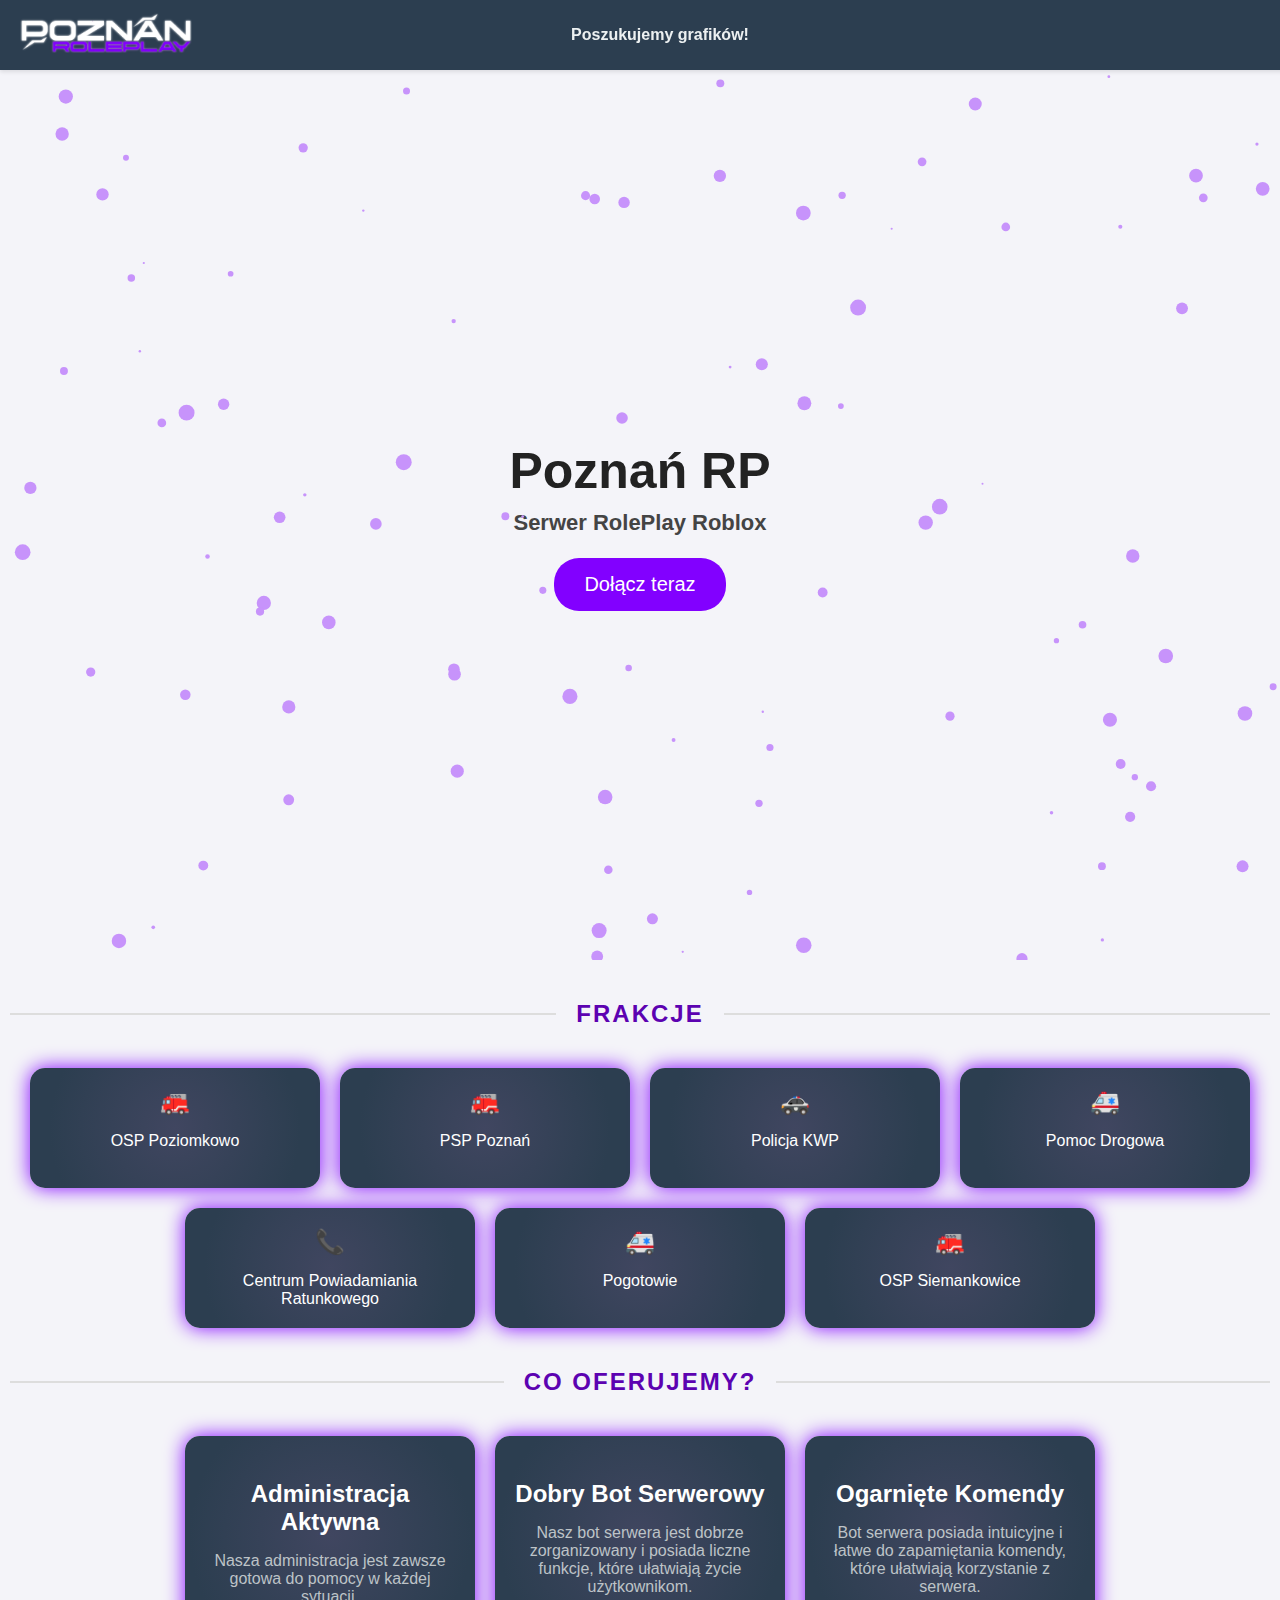
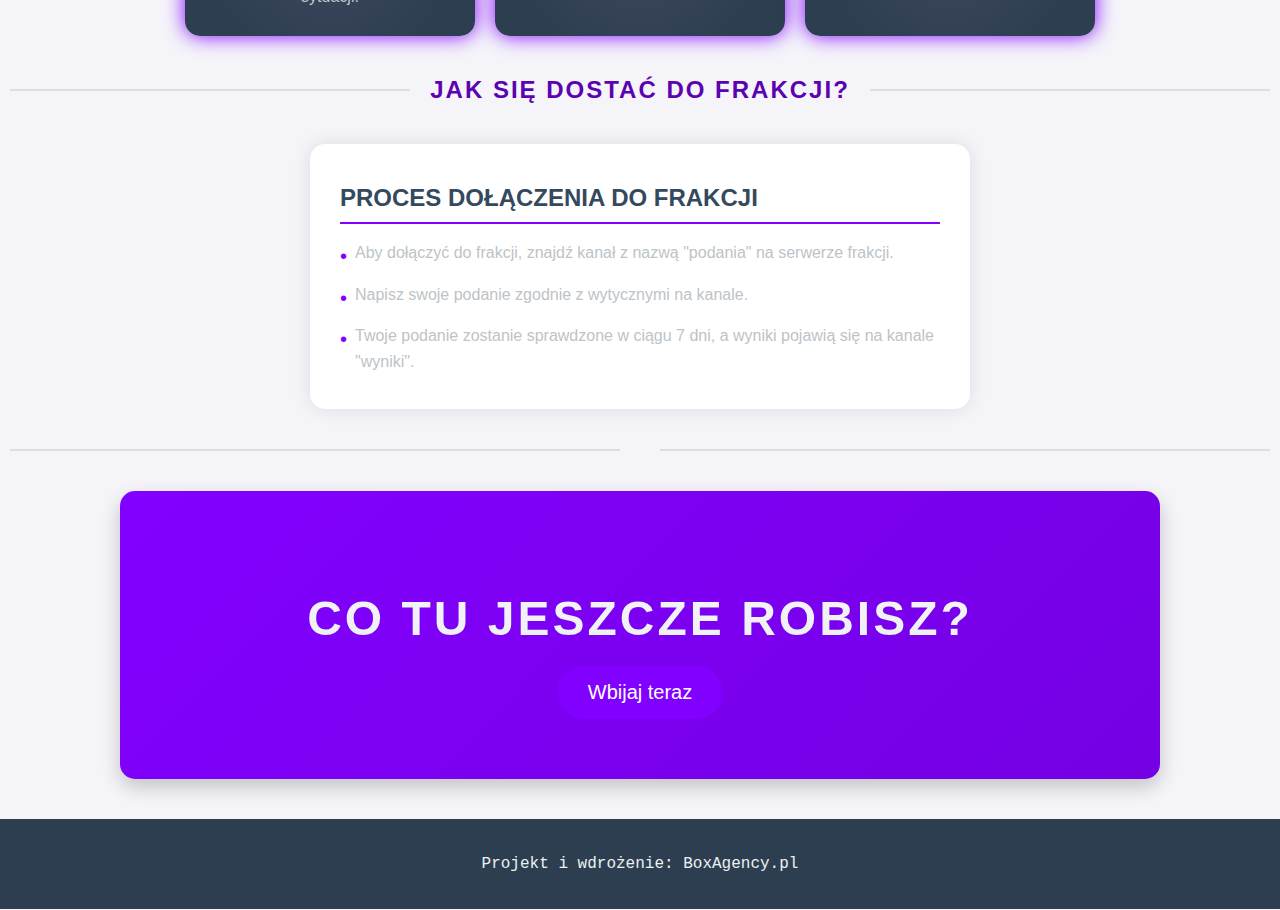
<file: index.html>
<!DOCTYPE html>
<html lang="pl">
<head>
    <meta charset="UTF-8">
    <meta name="viewport" content="width=device-width, initial-scale=1.0">
    <title>Poznań RP - Strona Główna</title>
    <link rel="stylesheet" href="static/css/style.css">
</head>
<body>
    <div class="top-banner">
        <div class="logo-container">
            <img src="static/img/logo/logo.webp" alt="Logo Poznań RP" class="logo">
        </div>
        <p class="banner-text">Poszukujemy grafików!</p>
        <nav>
        </nav>
    </div>
    <div class="container">
        <header>
        </header>
        <section class="hero">
            <canvas id="backgroundCanvas"></canvas>
            <h1>Poznań RP</h1>
            <h3>Serwer RolePlay Roblox</h3>
            <a href="https://discord.gg/ZWXRBYTZW2" class="button">Dołącz teraz</a>
        </section>
        <main>
            <section class="factions">
                <div class="separator">
                    <span>Frakcje</span>
                </div>
                <div class="faction-box">
                    <div class="faction-item">
                        <a href="https://discord.gg/m7BT8tkD"><span>🚒</span><p>OSP Poziomkowo</p></a>
                    </div>
                    <div class="faction-item">
                        <a href="https://discord.gg/8D6SJNWRTk"><span>🚒</span><p>PSP Poznań</p></a>
                    </div>
                    <div class="faction-item">
                        <a href="https://discord.gg/Hm5vp6cM"><span>🚓</span><p>Policja KWP</p></a>
                    </div>
                    <div class="faction-item">
                        <a href="https://discord.gg/agnCDUkCck"><span>🚑</span><p>Pomoc Drogowa</p></a>
                    </div>
                    <div class="faction-item">
                        <a href="https://discord.gg/6p7nPpkdHM"><span>📞</span><p>Centrum Powiadamiania Ratunkowego</p></a>
                    </div>
                    <div class="faction-item">
                        <a href="https://discord.gg/NTsDYMtJ"><span>🚑</span><p>Pogotowie</p></a>
                    </div>
                    <div class="faction-item">
                        <a href="https://discord.gg/VxJYhaEW6k"><span>🚒</span><p>OSP Siemankowice</p></a>
                    </div>
                </div>
            </section>

            <section class="offer">
                <div class="separator">
                    <span>Co oferujemy?</span>
                </div>
                <div class="offer-content">
                    <div class="offer-item">
                        <h3>Administracja Aktywna</h3>
                        <p>Nasza administracja jest zawsze gotowa do pomocy w każdej sytuacji.</p>
                    </div>
                    <div class="offer-item">
                        <h3>Dobry Bot Serwerowy</h3>
                        <p>Nasz bot serwera jest dobrze zorganizowany i posiada liczne funkcje, które ułatwiają życie użytkownikom.</p>
                    </div>
                    <div class="offer-item">
                        <h3>Ogarnięte Komendy</h3>
                        <p>Bot serwera posiada intuicyjne i łatwe do zapamiętania komendy, które ułatwiają korzystanie z serwera.</p>
                    </div>
                </div>
            </section>

            <section class="how-to-join">
                <div class="separator">
                    <span>Jak się dostać do frakcji?</span>
                </div>
                <div class="how-to-join-content">
                    <h2>Proces dołączenia do frakcji</h2>
                    <p>Aby dołączyć do frakcji, znajdź kanał z nazwą "podania" na serwerze frakcji.</p>
                    <p>Napisz swoje podanie zgodnie z wytycznymi na kanale.</p>
                    <p>Twoje podanie zostanie sprawdzone w ciągu 7 dni, a wyniki pojawią się na kanale "wyniki".</p>
                </div>
            </section>

            <div class="separator">
                <span></span>
            </div>

            <section class="call-to-action">
                <h2>Co tu jeszcze robisz?</h2>
                <a href="https://discord.gg/ZWXRBYTZW2" class="button">Wbijaj teraz</a>
            </section>
        </main>
    </div>
    <footer class="footer">
        <p>Projekt i wdrożenie: <a href="https://boxagency.pl/" target="_blank">BoxAgency.pl</a></p>
    </footer>
    <script src="static/js/particles.js"></script>
</body>
</html>
</file>
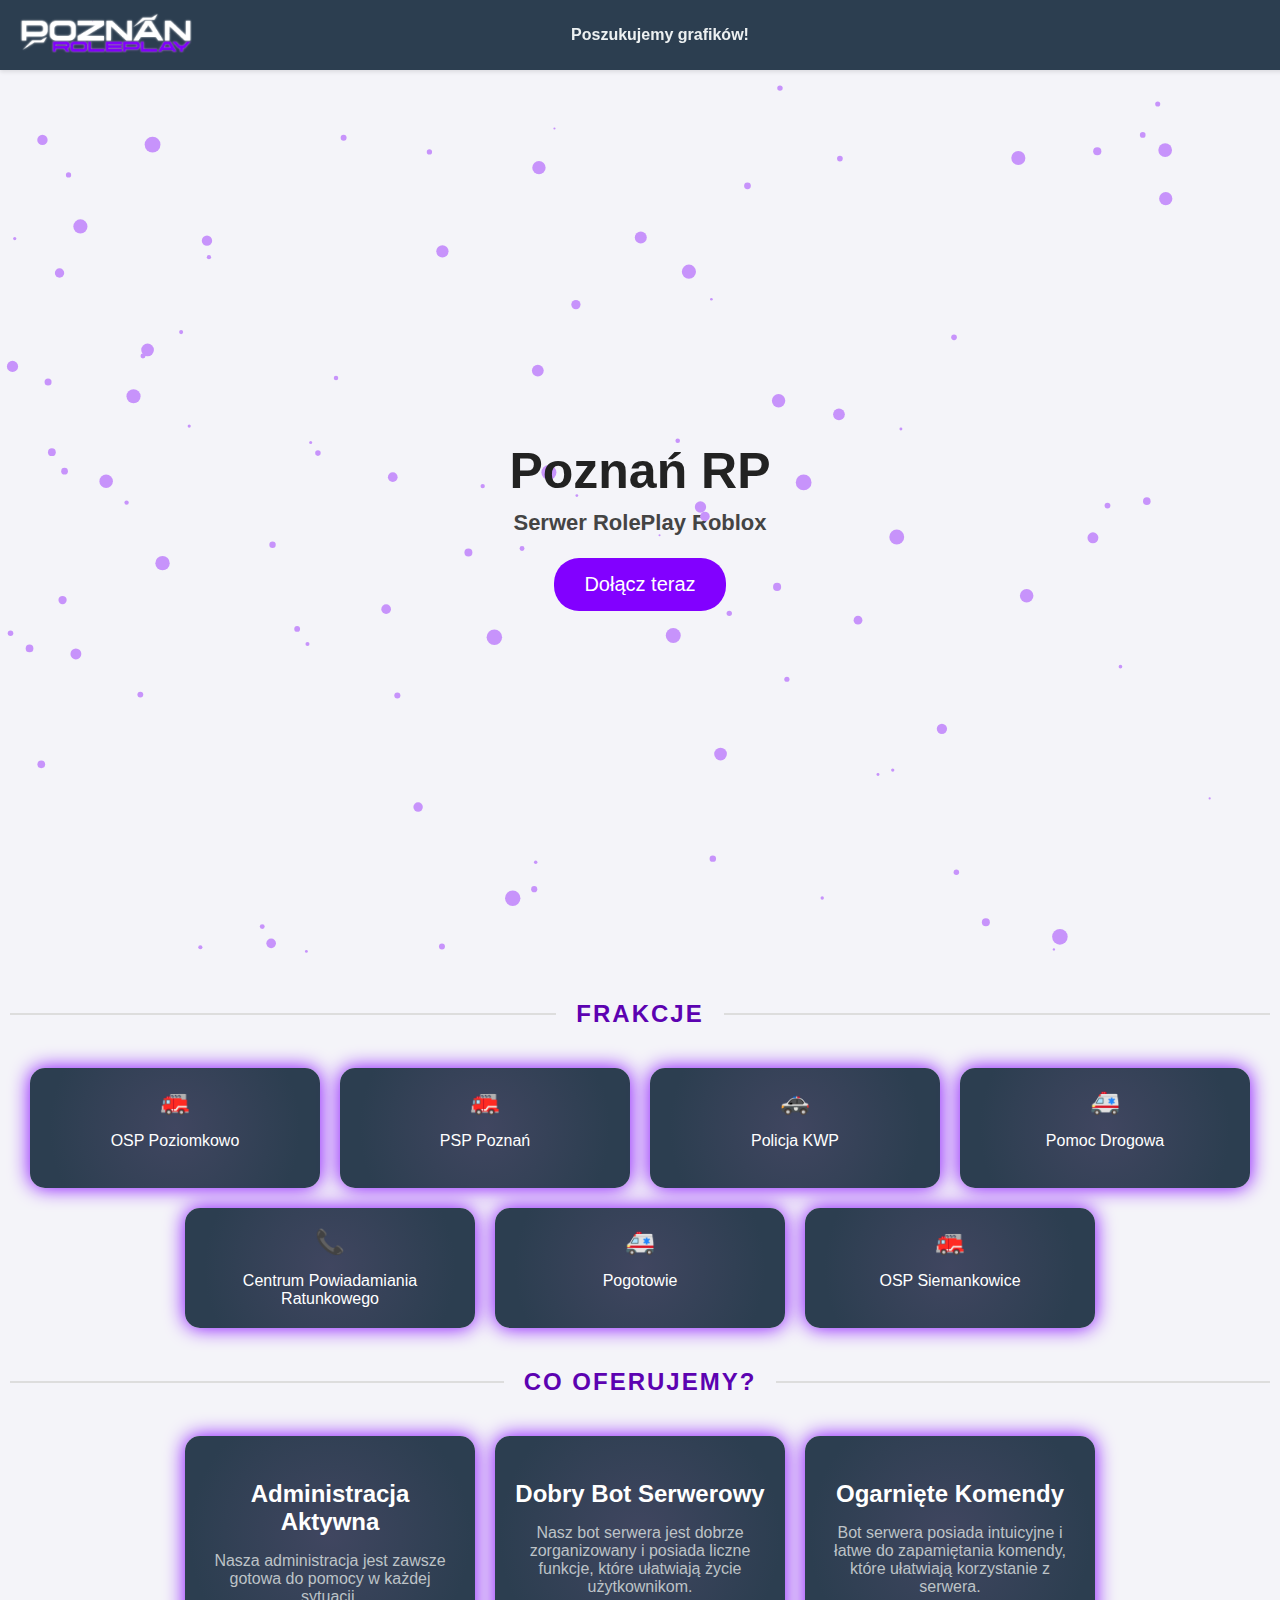
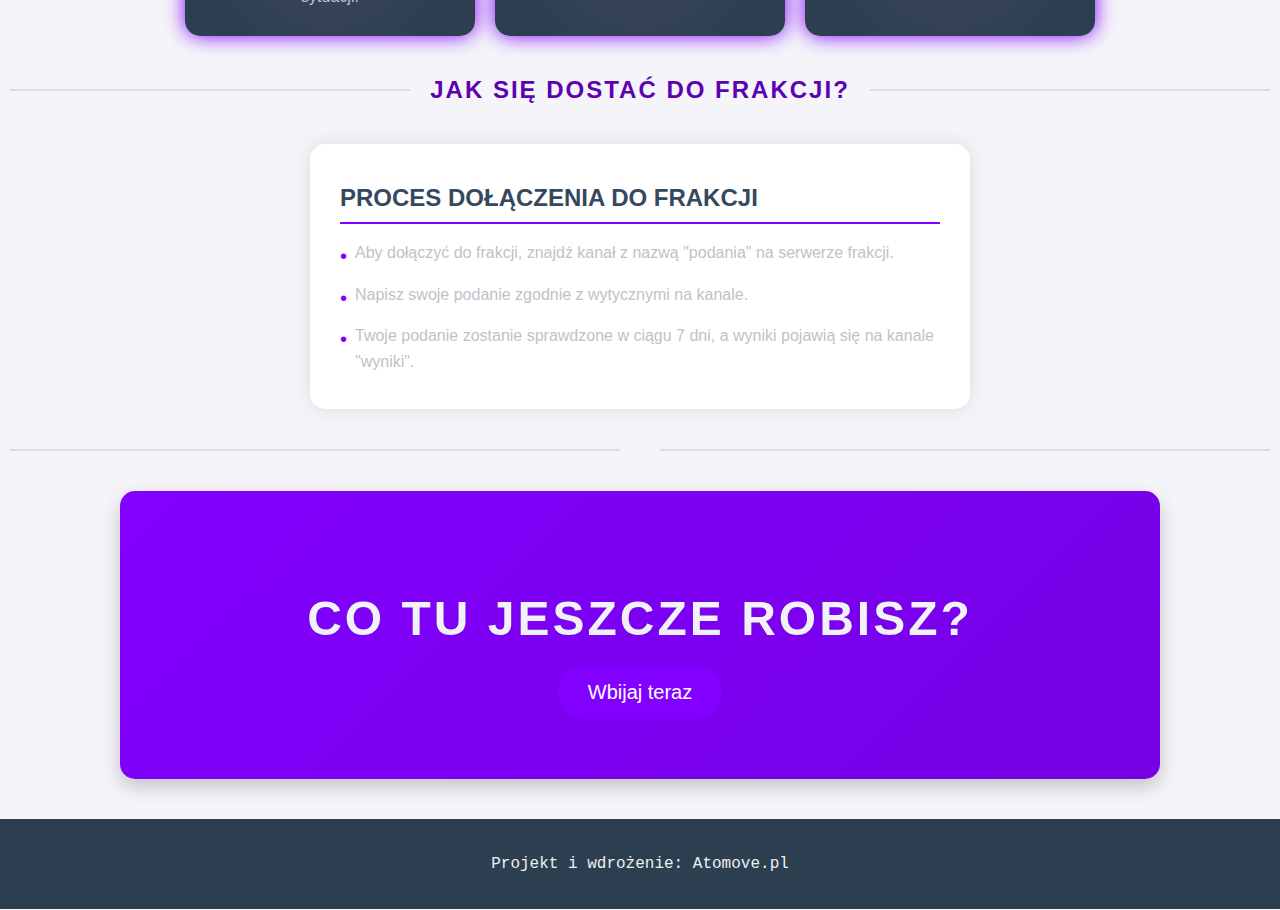
<file: static/css/index.html>
<!DOCTYPE html>
<html lang="pl">
<head>
    <meta charset="UTF-8">
    <meta name="viewport" content="width=device-width, initial-scale=1.0">
    <title>Poznań RP - Strona Główna</title>
    <link rel="stylesheet" href="static/css/style.css">
</head>
<body>
    <div class="top-banner">
        <div class="logo-container">
            <img src="static/img/logo/logo.webp" alt="Logo Poznań RP" class="logo">
        </div>
        <p class="banner-text">Poszukujemy grafików!</p>
        <nav>
        </nav>
    </div>
    <div class="container">
        <header>
        </header>
        <section class="hero">
            <canvas id="backgroundCanvas"></canvas>
            <h1>Poznań RP</h1>
            <h3>Serwer RolePlay Roblox</h3>
            <a href="https://discord.gg/ZWXRBYTZW2" class="button">Dołącz teraz</a>
        </section>
        <main>
            <section class="factions">
                <div class="separator">
                    <span>Frakcje</span>
                </div>
                <div class="faction-box">
                    <div class="faction-item">
                        <a href="https://discord.gg/m7BT8tkD"><span>🚒</span><p>OSP Poziomkowo</p></a>
                    </div>
                    <div class="faction-item">
                        <a href="https://discord.gg/8D6SJNWRTk"><span>🚒</span><p>PSP Poznań</p></a>
                    </div>
                    <div class="faction-item">
                        <a href="https://discord.gg/Hm5vp6cM"><span>🚓</span><p>Policja KWP</p></a>
                    </div>
                    <div class="faction-item">
                        <a href="https://discord.gg/agnCDUkCck"><span>🚑</span><p>Pomoc Drogowa</p></a>
                    </div>
                    <div class="faction-item">
                        <a href="https://discord.gg/6p7nPpkdHM"><span>📞</span><p>Centrum Powiadamiania Ratunkowego</p></a>
                    </div>
                    <div class="faction-item">
                        <a href="https://discord.gg/NTsDYMtJ"><span>🚑</span><p>Pogotowie</p></a>
                    </div>
                    <div class="faction-item">
                        <a href="https://discord.gg/VxJYhaEW6k"><span>🚒</span><p>OSP Siemankowice</p></a>
                    </div>
                </div>
            </section>

            <section class="offer">
                <div class="separator">
                    <span>Co oferujemy?</span>
                </div>
                <div class="offer-content">
                    <div class="offer-item">
                        <h3>Administracja Aktywna</h3>
                        <p>Nasza administracja jest zawsze gotowa do pomocy w każdej sytuacji.</p>
                    </div>
                    <div class="offer-item">
                        <h3>Dobry Bot Serwerowy</h3>
                        <p>Nasz bot serwera jest dobrze zorganizowany i posiada liczne funkcje, które ułatwiają życie użytkownikom.</p>
                    </div>
                    <div class="offer-item">
                        <h3>Ogarnięte Komendy</h3>
                        <p>Bot serwera posiada intuicyjne i łatwe do zapamiętania komendy, które ułatwiają korzystanie z serwera.</p>
                    </div>
                </div>
            </section>

            <section class="how-to-join">
                <div class="separator">
                    <span>Jak się dostać do frakcji?</span>
                </div>
                <div class="how-to-join-content">
                    <h2>Proces dołączenia do frakcji</h2>
                    <p>Aby dołączyć do frakcji, znajdź kanał z nazwą "podania" na serwerze frakcji.</p>
                    <p>Napisz swoje podanie zgodnie z wytycznymi na kanale.</p>
                    <p>Twoje podanie zostanie sprawdzone w ciągu 7 dni, a wyniki pojawią się na kanale "wyniki".</p>
                </div>
            </section>

            <div class="separator">
                <span></span>
            </div>

            <section class="call-to-action">
                <h2>Co tu jeszcze robisz?</h2>
                <a href="https://discord.gg/ZWXRBYTZW2" class="button">Wbijaj teraz</a>
            </section>
        </main>
    </div>
    <footer class="footer">
        <p>Projekt i wdrożenie: <a href="https://atomove.pl/" target="_blank">Atomove.pl</a></p>
    </footer>
    <script src="static/js/particles.js"></script>
</body>
</html>
</file>
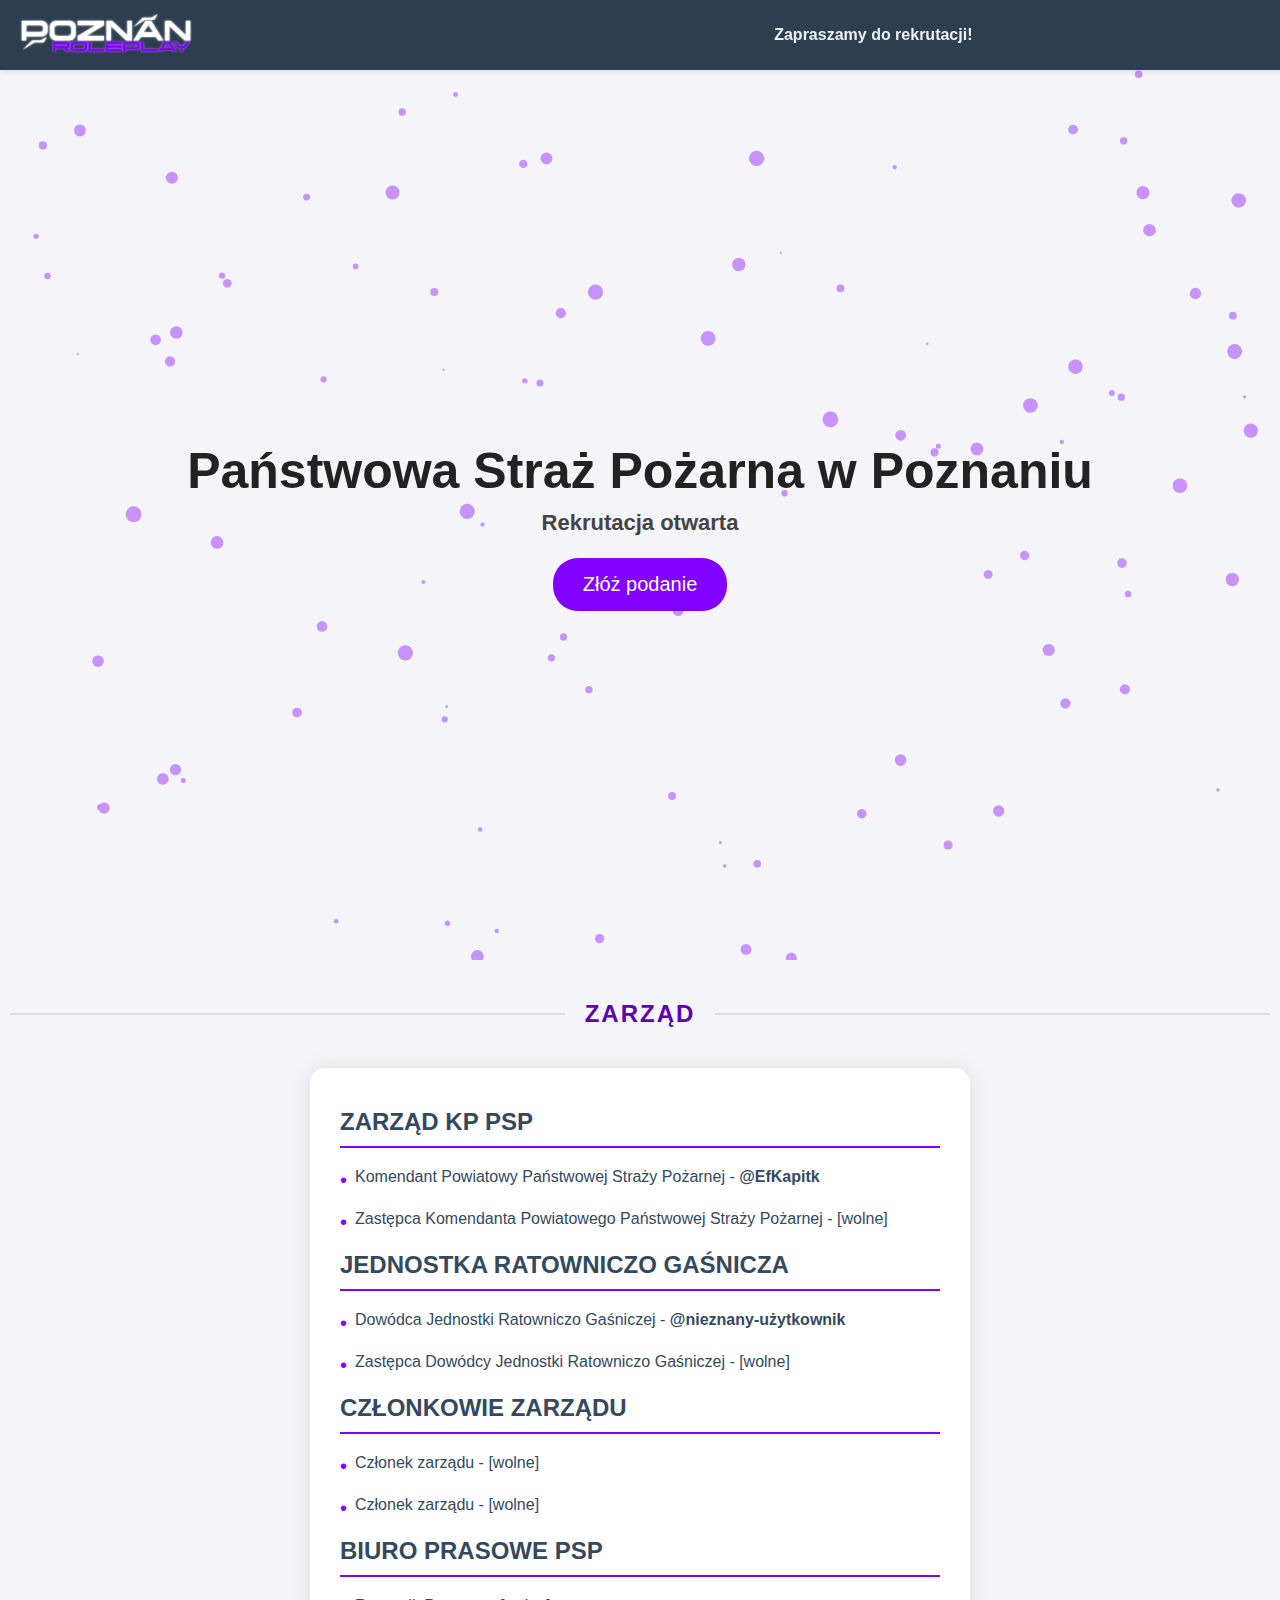
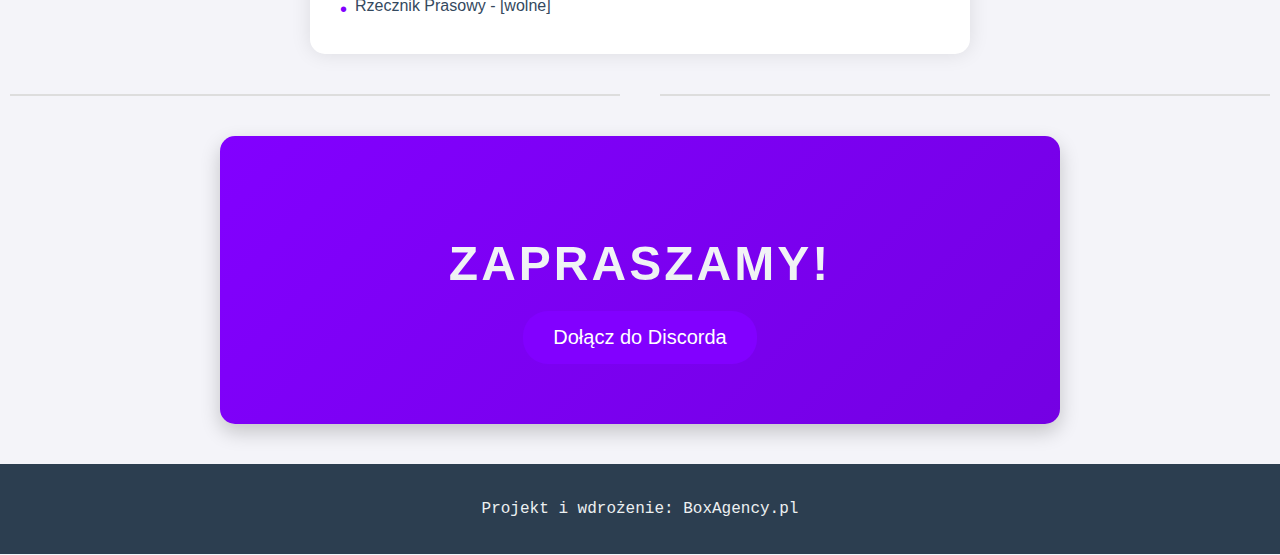
<file: psp.html>
<!DOCTYPE html>
<html lang="pl">
<head>
    <meta charset="UTF-8">
    <meta name="viewport" content="width=device-width, initial-scale=1.0">
    <title>Państwowa Straż Pożarna - Poznań</title>
    <link rel="stylesheet" href="static/css/psp.css">
</head>
<body>
    <div class="top-banner">
        <div class="logo-container">
            <img src="static/img/logo/logo.webp" alt="Logo PSP" class="logo">
        </div>
        <p class="banner-text">Zapraszamy do rekrutacji!</p>
    </div>
    <div class="container">
        <main>
            <section class="hero">
                <canvas id="backgroundCanvas"></canvas>
                <h1>Państwowa Straż Pożarna w Poznaniu</h1>
                <h3>Rekrutacja otwarta</h3>
                <a href="https://forms.gle/fThkHqFgmyAtDSScA" class="button">Złóż podanie</a>
            </section>
            
            <section class="management">
                <div class="separator">
                    <span>Zarząd</span>
                </div>
                <div class="management-content">
                    <h2>Zarząd KP PSP</h2>
                    <p>Komendant Powiatowy Państwowej Straży Pożarnej - <strong>@EfKapitk</strong></p>
                    <p>Zastępca Komendanta Powiatowego Państwowej Straży Pożarnej - [wolne]</p>
                    <h2>Jednostka Ratowniczo Gaśnicza</h2>
                    <p>Dowódca Jednostki Ratowniczo Gaśniczej - <strong>@nieznany-użytkownik</strong></p>
                    <p>Zastępca Dowódcy Jednostki Ratowniczo Gaśniczej - [wolne]</p>
                    <h2>Członkowie zarządu</h2>
                    <p>Członek zarządu - [wolne]</p>
                    <p>Członek zarządu - [wolne]</p>
                    <h2>Biuro Prasowe PSP</h2>
                    <p>Rzecznik Prasowy - [wolne]</p>
                </div>
            </section>

            <section class="cta">
                <div class="separator">
                    <span></span>
                </div>
                <div class="call-to-action">
                    <h2>Zapraszamy!</h2>
                    <a href="https://discord.gg/3rjYEVJgxM" class="button">Dołącz do Discorda</a>
                </div>
            </section>
        </main>
    </div>
    <footer class="footer">
        <p>Projekt i wdrożenie: <a href="https://boxagency.pl/" target="_blank">BoxAgency.pl</a></p>
    </footer>
    <script src="static/js/particles.js"></script>
</body>
</html>
</file>
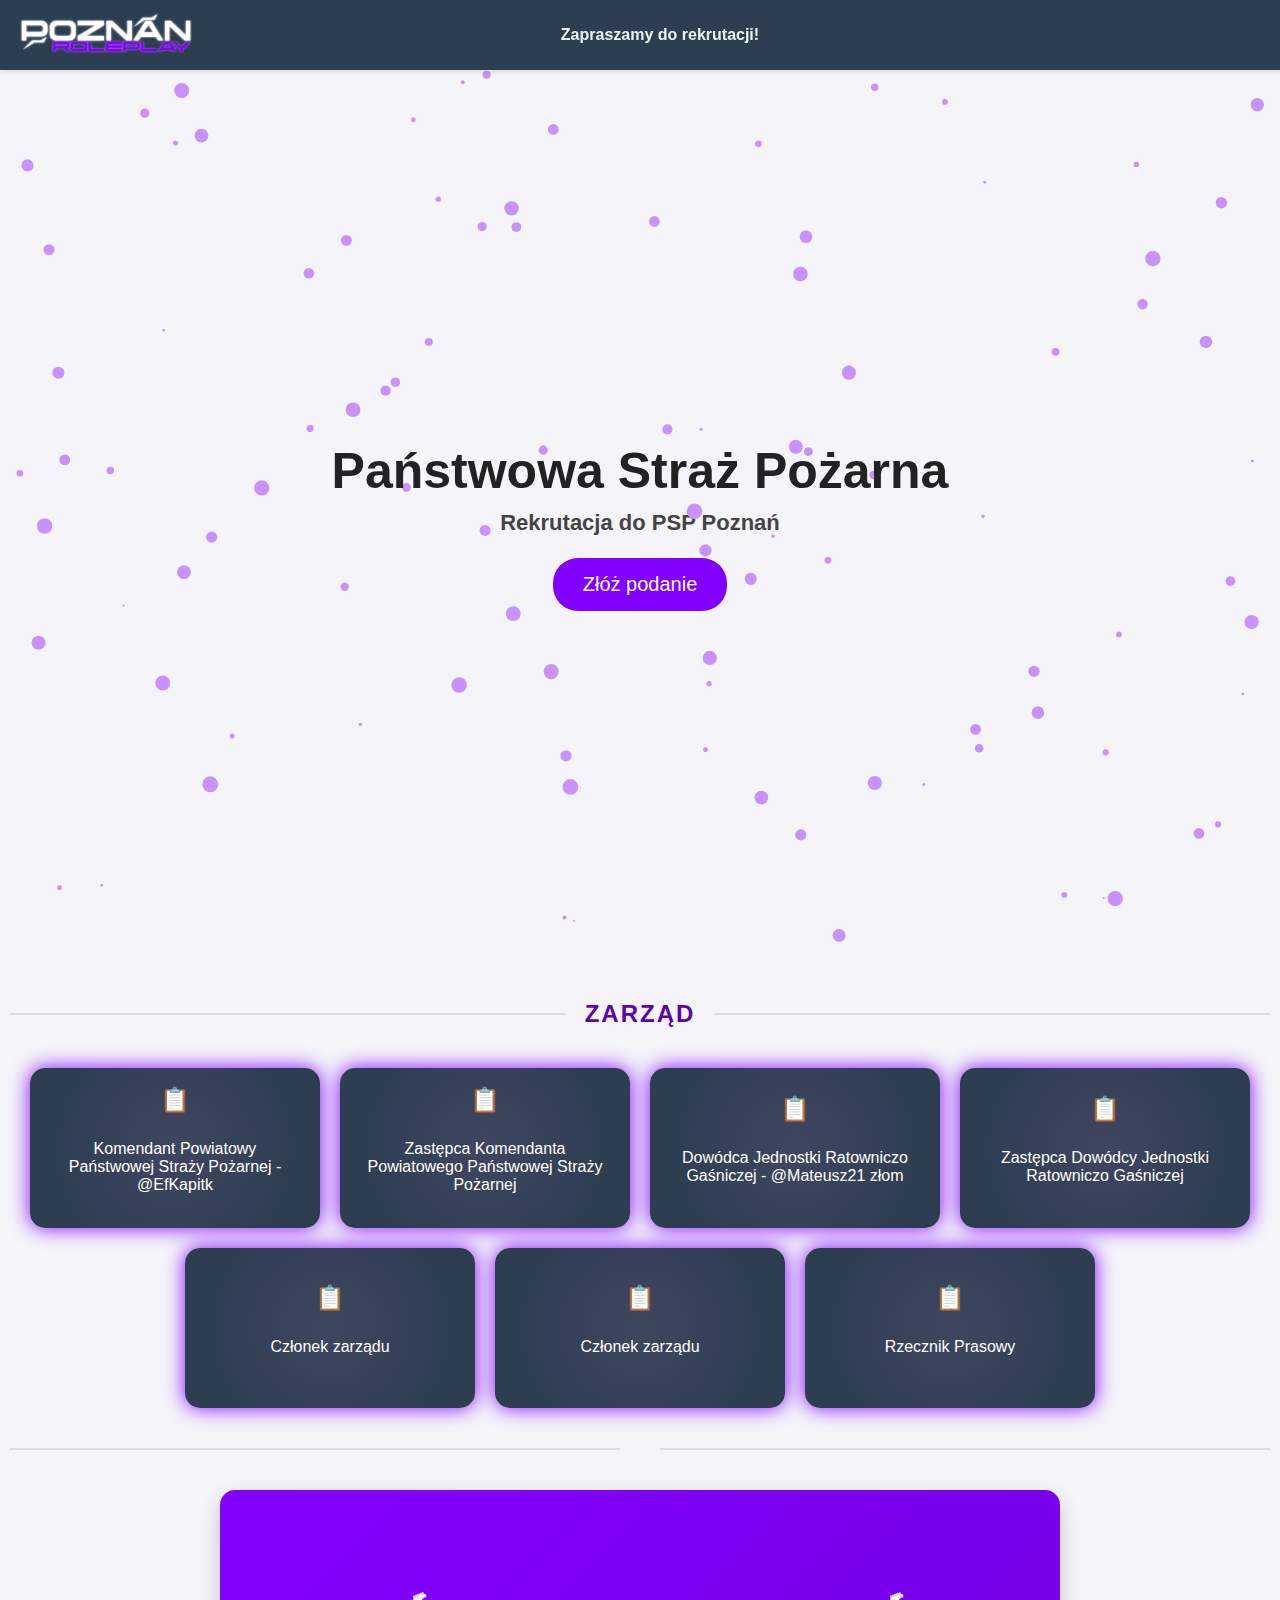
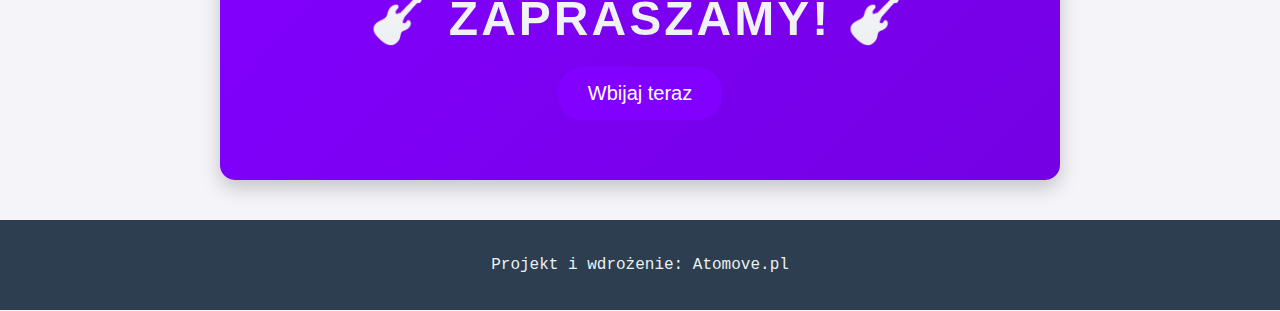
<file: static/css/psp.html>
<!DOCTYPE html>
<html lang="pl">
<head>
    <meta charset="UTF-8">
    <meta name="viewport" content="width=device-width, initial-scale=1.0">
    <title>Poznań RP - Państwowa Straż Pożarna</title>
    <link rel="stylesheet" href="static/css/psp.css">
</head>
<body>
    <div class="top-banner">
        <div class="logo-container">
            <img src="static/img/logo/logo.webp" alt="Logo Poznań RP" class="logo">
        </div>
        <p class="banner-text">Zapraszamy do rekrutacji!</p>
        <nav>
        </nav>
    </div>
    <div class="container">
        <header>
        </header>
        <section class="hero">
            <canvas id="backgroundCanvas"></canvas>
            <h1>Państwowa Straż Pożarna</h1>
            <h3>Rekrutacja do PSP Poznań</h3>
            <a href="https://forms.gle/fThkHqFgmyAtDSScA" class="button">Złóż podanie</a>
        </section>
        <main>
            <section class="factions">
                <div class="separator">
                    <span>Zarząd</span>
                </div>
                <div class="faction-box">
                    <div class="faction-item">
                        <span>📋</span>
                        <p>Komendant Powiatowy Państwowej Straży Pożarnej - @EfKapitk</p>
                    </div>
                    <div class="faction-item">
                        <span>📋</span>
                        <p>Zastępca Komendanta Powiatowego Państwowej Straży Pożarnej</p>
                    </div>
                    <div class="faction-item">
                        <span>📋</span>
                        <p>Dowódca Jednostki Ratowniczo Gaśniczej - @Mateusz21 złom</p>
                    </div>
                    <div class="faction-item">
                        <span>📋</span>
                        <p>Zastępca Dowódcy Jednostki Ratowniczo Gaśniczej</p>
                    </div>
                    <div class="faction-item">
                        <span>📋</span>
                        <p>Członek zarządu</p>
                    </div>
                    <div class="faction-item">
                        <span>📋</span>
                        <p>Członek zarządu</p>
                    </div>
                    <div class="faction-item">
                        <span>📋</span>
                        <p>Rzecznik Prasowy</p>
                    </div>
                </div>
            </section>

            <div class="separator">
                <span></span>
            </div>

            <section class="call-to-action">
                <h2>🎸 Zapraszamy! 🎸</h2>
                <a href="https://discord.gg/3rjYEVJgxM" class="button">Wbijaj teraz</a>
            </section>
        </main>
    </div>
    <footer class="footer">
        <p>Projekt i wdrożenie: <a href="https://atomove.pl/" target="_blank">Atomove.pl</a></p>
    </footer>
    <script src="static/js/particles.js"></script>
</body>
</html>
</file>
<file: static/css/style.css>
body, html {
    margin: 0;
    padding: 0;
    width: 100%;
    height: 100%;
    font-family: 'Arial', sans-serif;
    background-color: #f4f4f9;
    /* boxagency.pl */
}

.top-banner {
    display: flex;
    justify-content: space-between;
    align-items: center;
    background-color: #2c3e50;
    color: #ecf0f1;
    padding: 10px 20px;
    font-size: 16px;
    font-weight: bold;
    position: fixed;
    width: 100%;
    top: 0;
    z-index: 1000;
    box-shadow: 0 2px 4px rgba(0, 0, 0, 0.1);
    /* boxagency.pl */
}

.logo-container {
    flex: 1;
    /* boxagency.pl */
}

.logo {
    height: 40px;
}

.banner-text {
    flex: 2;
    text-align: center;
    /* boxagency.pl */
}

nav {
    flex: 1;
    text-align: right;
    /* boxagency.pl */
}

nav ul {
    list-style-type: none;
    margin: 0;
    padding: 0;
    /* boxagency.pl */
}

nav ul li {
    display: inline;
    margin-left: 20px;
    /* boxagency.pl */
}

nav ul li a {
    text-decoration: none;
    color: #ecf0f1;
    font-size: 14px;
    transition: color 0.3s ease;
    /* boxagency.pl */
    position: relative;
}

nav ul li a::before {
    content: '';
    position: absolute;
    width: 100%;
    height: 2px;
    bottom: 0;
    left: 0;
    background-color: white;
    visibility: hidden;
    transform: scaleX(0);
    transition: all 0.3s ease-in-out;
}

nav ul li a:hover::before {
    visibility: visible;
    transform: scaleX(1);
}

.container {
    text-align: center;
    margin-top: 60px;
    /* boxagency.pl */
}

header {
    position: absolute;
    top: 20px;
    right: 20px;
    /* boxagency.pl */
}

.hero {
    position: relative;
    display: flex;
    flex-direction: column;
    justify-content: center;
    align-items: center;
    height: 100vh;
    color: white;
    text-align: center;
    overflow: hidden;
    /* boxagency.pl */
}

.hero h1, .hero .button {
    z-index: 1;
    position: relative;
    /* boxagency.pl */
}

.hero h1 {
    font-size: 60px;
    color: #222;
    margin-bottom: 5px;
    /* boxagency.pl */
}

.hero h3 {
    font-size: 24px;
    color: #444;
    margin-top: 5px;
    /* boxagency.pl */
}

.hero .button {
    font-size: 20px;
    padding: 15px 30px;
    /* boxagency.pl */
}

canvas#backgroundCanvas {
    position: absolute;
    top: 0;
    left: 0;
    width: 100%;
    height: 100%;
    z-index: 0;
    /* boxagency.pl */
}

button#joinButton {
    font-size: 16px;
    padding: 10px 20px;
    margin-top: 20px;
    border: none;
    background-color: #8200ff;
    color: #fff;
    border-radius: 25px;
    cursor: pointer;
    transition: background-color 0.3s ease, transform 0.3s ease;
    z-index: 1;
    position: relative;
    /* boxagency.pl */
}

button#joinButton:hover {
    background-color: #6700c7;
    transform: scale(1.05);
    /* boxagency.pl */
}

.how-to-join-content {
    background-color: #ffffff;
    border-radius: 15px;
    box-shadow: 0 0 20px rgba(0, 0, 0, 0.1);
    padding: 20px 30px;
    margin-top: 20px;
    text-align: left;
    max-width: 600px;
    margin-left: auto;
    margin-right: auto;
    animation: fadeIn 1s ease-in-out;
    /* boxagency.pl */
}

.how-to-join-content h2 {
    font-size: 24px;
    color: #34495e;
    margin-bottom: 15px;
    border-bottom: 2px solid #8200ff;
    padding-bottom: 10px;
    text-transform: uppercase;
    /* boxagency.pl */
}

.how-to-join-content p {
    font-size: 16px;
    color: #34495e;
    margin-bottom: 15px;
    line-height: 1.6;
    padding-left: 15px;
    position: relative;
    /* boxagency.pl */
}

.how-to-join-content p::before {
    content: '•';
    color: #8200ff;
    position: absolute;
    left: 0;
    font-size: 20px;
    line-height: 1.6;
    /* boxagency.pl */
}

@keyframes fadeIn {
    from { opacity: 0; }
    to { opacity: 1; }
    /* boxagency.pl */
}

.call-to-action {
    background: linear-gradient(135deg, #8200ff 0%, #6700c7 100%);
    color: white;
    text-align: center;
    padding: 60px 20px;
    margin: 40px auto;
    border-radius: 15px;
    box-shadow: 0 8px 20px rgba(0, 0, 0, 0.2);
    transition: transform 0.3s ease-in-out, background 0.3s ease-in-out;
    position: relative;
    overflow: hidden;
    max-width: 1000px;
    background-size: 200% 200%;
    animation: backgroundAnimation 5s ease infinite;
    /* boxagency.pl */
}

.call-to-action h2 {
    font-size: 48px;
    margin-bottom: 20px;
    text-transform: uppercase;
    letter-spacing: 3px;
    background: -webkit-linear-gradient(#f4f4f9, #ecf0f1);
    -webkit-background-clip: text;
    -webkit-text-fill-color: transparent;
    /* boxagency.pl */
}

.call-to-action .button {
    font-size: 20px;
    padding: 15px 30px;
    z-index: 2;
    position: relative;
    /* boxagency.pl */
}

.call-to-action p {
    font-size: 20px;
    margin-bottom: 30px;
    color: #ecf0f1;
    /* boxagency.pl */
}

.call-to-action strong {
    color: #e74c3c;
    font-weight: bold;
    text-transform: uppercase;
    /* boxagency.pl */
}

.call-to-action::before {
    content: '';
    position: absolute;
    top: -50%;
    left: -50%;
    width: 200%;
    height: 200%;
    background: radial-gradient(circle, rgba(255,255,255,0.1), rgba(255,255,255,0) 70%);
    transform: rotate(45deg);
    transition: opacity 0.5s ease-in-out;
    opacity: 0;
    /* boxagency.pl */
}

.call-to-action:hover::before {
    opacity: 1;
    /* boxagency.pl */
}

.call-to-action:hover {
    transform: scale(1.05);
    background: linear-gradient(135deg, #6700c7 0%, #8200ff 100%);
    /* boxagency.pl */
}

@keyframes backgroundAnimation {
    0% { background-position: 0% 50%; }
    50% { background-position: 100% 50%; }
    100% { background-position: 0% 50%; }
    /* boxagency.pl */
}

.separator {
    display: flex;
    align-items: center;
    justify-content: center;
    margin: 40px 0;
    /* boxagency.pl */
}

.separator span {
    font-size: 24px;
    font-weight: bold;
    margin: 0 10px;
    color: #5c02b1;
    text-transform: uppercase;
    letter-spacing: 2px;
    /* boxagency.pl */
}

.separator::before,
.separator::after {
    content: '';
    flex: 1;
    border-bottom: 2px solid #ddd;
    margin: 0 10px;
    /* boxagency.pl */
}

.faction-box, .offer-content {
    display: flex;
    justify-content: center;
    align-items: center;
    flex-wrap: wrap;
    gap: 20px;
    padding: 0 20px;
    /* boxagency.pl */
}

.faction-item {
    background: radial-gradient(circle, #404660, #2c3e50 80%);
    border: none;
    border-radius: 15px;
    box-shadow: 0 0 20px #8200ff;
    padding: 20px;
    text-align: center;
    color: white;
    position: relative;
    overflow: hidden;
    transition: transform 0.3s ease, box-shadow 0.3s ease;
    width: 250px;
    height: 80px;
    /* boxagency.pl */
}

.offer-item {
    background: radial-gradient(circle, #404660, #2c3e50 80%);
    border: none;
    border-radius: 15px;
    box-shadow: 0 0 20px #8200ff;
    padding: 20px;
    text-align: center;
    color: white;
    position: relative;
    overflow: hidden;
    transition: transform 0.3s ease, box-shadow 0.3s ease;
    width: 250px;
    height: 160px;
    /* boxagency.pl */
}

.faction-item:hover, .offer-item:hover {
    transform: translateY(-10px);
    box-shadow: 0 8px 16px rgba(0, 0, 0, 0.2);
    /* boxagency.pl */
}

.faction-item span, .offer-item h3 {
    display: block;
    font-size: 24px;
    margin-bottom: 10px;
    /* boxagency.pl */
}

.offer-item p, .how-to-join-content p {
    font-size: 16px;
    color: #bdc3c7;

}

.footer {
    background-color: #2c3e50;
    color: #ecf0f1;
    text-align: center;
    padding: 20px;
    font-family: 'Consolas', monospace;
    margin-top: 40px;
}

.footer a {
    color: #ecf0f1;
    text-decoration: none;
}

.footer a:hover {
    text-decoration: underline;
}

a {
    position: relative;
    color: inherit;
    text-decoration: none;
    transition: color 0.3s ease;
}

a::before {
    content: '';
    position: absolute;
    width: 100%;
    height: 2px;
    bottom: 0;
    left: 0;
    background-color: white;
    visibility: hidden;
    transform: scaleX(0);
    transition: all 0.3s ease-in-out;
}

a:hover::before {
    visibility: visible;
    transform: scaleX(1);
}

.button {
    display: inline-block;
    font-size: 16px;
    padding: 10px 20px;
    background-color: #8200ff;
    color: #fff;
    text-decoration: none;
    border-radius: 25px;
    cursor: pointer;
    transition: background-color 0.3s ease, transform 0.3s ease;
}

.button:hover {
    background-color: #6700c7;
    transform: scale(1.05);
}

@media (max-width: 1400px) {
    .hero h1 {
        font-size: 50px;
    }
    .hero h3 {
        font-size: 22px;
    }
}

@media (max-width: 1200px) {
    .how-to-join-content h2 {
        font-size: 22px;
    }

    .call-to-action {
        max-width: 1000px;
    }
}

@media (max-width: 992px) {
    .top-banner {
        flex-direction: column;
        align-items: flex-start;
    }

    nav ul {
        text-align: center;
        padding-top: 10px;
    }

    .hero h1 {
        font-size: 48px;
    }

    .hero h3 {
        font-size: 20px;
    }

    .hero .button {
        font-size: 18px;
        padding: 12px 24px;
    }

    .how-to-join-content {
        padding: 15px 20px;
    }
}

@media (max-width: 768px) {
    .top-banner {
        padding: 10px;
    }

    .logo {
        height: 30px;
    }

    .banner-text {
        font-size: 14px;
    }

    nav ul {
        padding-top: 5px;
    }

    nav ul li {
        display: block;
        margin-left: 0;
        margin-top: 5px;
    }

    .hero h1 {
        font-size: 36px;
    }

    .hero h3 {
        font-size: 18px;
    }

    .hero .button {
        font-size: 16px;
        padding: 10px 20px;
    }

    .faction-item, .offer-item {
        width: 100%;
        max-width: 250px;
        height: auto;
    }

    .how-to-join-content {
        max-width: 100%;
    }
}

@media (max-width: 576px) {
    .top-banner {
        padding: 5px;
        flex-direction: row;
        align-items: center;
        justify-content: space-between;
    }

    .logo {
        height: 30px;
        order: 1; 
    }

    .banner-text {
        font-size: 12px;
        order: 2; 
    }

    nav ul {
        order: 3; 
    }

    .logo-container {
        flex: 2;
    }

    .banner-text {
        flex: 3;
        text-align: right;
    }

    .hero h1 {
        font-size: 28px;
    }

    .hero h3 {
        font-size: 16px;
    }

    .hero .button {
        font-size: 14px;
        padding: 8px 16px;
    }

    .how-to-join-content {
        padding: 10px 15px;
    }

    .call-to-action {
        padding: 40px 20px;
    }

    .call-to-action h2 {
        font-size: 36px;
    }

    .call-to-action .button {
        font-size: 18px;
        padding: 10px 20px;
    }
}

@media (max-width: 480px) {
    .logo {
        height: 40px;
    }

    .top-banner {
        padding: 5px;
    }

    .banner-text {
        font-size: 14px;
    }

    nav ul li {
        margin-top: 3px;
    }

    .hero h1 {
        font-size: 28px;
    }

    .hero h3 {
        font-size: 16px;
    }

    .hero .button {
        font-size: 14px;
        padding: 8px 16px;
    }

    .how-to-join-content {
        padding: 10px 15px;
    }

    .call-to-action {
        padding: 30px 15px;
    }

    .call-to-action h2 {
        font-size: 28px;
    }

    .call-to-action p {
        font-size: 18px;
    }
}

@media (max-width: 360px) {
    .hero h1 {
        font-size: 24px;
    }
    .hero h3 {
        font-size: 14px;
    }
    .call-to-action h2 {
        font-size: 24px;
    }
}
</file>
<file: static/css/static/css/style.css>
body, html {
    margin: 0;
    padding: 0;
    width: 100%;
    height: 100%;
    font-family: 'Arial', sans-serif;
    background-color: #f4f4f9;
    /* atomove.pl */
}

.top-banner {
    display: flex;
    justify-content: space-between;
    align-items: center;
    background-color: #2c3e50;
    color: #ecf0f1;
    padding: 10px 20px;
    font-size: 16px;
    font-weight: bold;
    position: fixed;
    width: 100%;
    top: 0;
    z-index: 1000;
    box-shadow: 0 2px 4px rgba(0, 0, 0, 0.1);
    /* atomove.pl */
}

.logo-container {
    flex: 1;
    /* atomove.pl */
}

.logo {
    height: 40px;
}

.banner-text {
    flex: 2;
    text-align: center;
    /* atomove.pl */
}

nav {
    flex: 1;
    text-align: right;
    /* atomove.pl */
}

nav ul {
    list-style-type: none;
    margin: 0;
    padding: 0;
    /* atomove.pl */
}

nav ul li {
    display: inline;
    margin-left: 20px;
    /* atomove.pl */
}

nav ul li a {
    text-decoration: none;
    color: #ecf0f1;
    font-size: 14px;
    transition: color 0.3s ease;
    /* atomove.pl */
    position: relative;
}

nav ul li a::before {
    content: '';
    position: absolute;
    width: 100%;
    height: 2px;
    bottom: 0;
    left: 0;
    background-color: white;
    visibility: hidden;
    transform: scaleX(0);
    transition: all 0.3s ease-in-out;
}

nav ul li a:hover::before {
    visibility: visible;
    transform: scaleX(1);
}

.container {
    text-align: center;
    margin-top: 60px;
    /* atomove.pl */
}

header {
    position: absolute;
    top: 20px;
    right: 20px;
    /* atomove.pl */
}

.hero {
    position: relative;
    display: flex;
    flex-direction: column;
    justify-content: center;
    align-items: center;
    height: 100vh;
    color: white;
    text-align: center;
    overflow: hidden;
    /* atomove.pl */
}

.hero h1, .hero .button {
    z-index: 1;
    position: relative;
    /* atomove.pl */
}

.hero h1 {
    font-size: 60px;
    color: #222;
    margin-bottom: 5px;
    /* atomove.pl */
}

.hero h3 {
    font-size: 24px;
    color: #444;
    margin-top: 5px;
    /* atomove.pl */
}

.hero .button {
    font-size: 20px;
    padding: 15px 30px;
    /* atomove.pl */
}

canvas#backgroundCanvas {
    position: absolute;
    top: 0;
    left: 0;
    width: 100%;
    height: 100%;
    z-index: 0;
    /* atomove.pl */
}

button#joinButton {
    font-size: 16px;
    padding: 10px 20px;
    margin-top: 20px;
    border: none;
    background-color: #8200ff;
    color: #fff;
    border-radius: 25px;
    cursor: pointer;
    transition: background-color 0.3s ease, transform 0.3s ease;
    z-index: 1;
    position: relative;
    /* atomove.pl */
}

button#joinButton:hover {
    background-color: #6700c7;
    transform: scale(1.05);
    /* atomove.pl */
}

.how-to-join-content {
    background-color: #ffffff;
    border-radius: 15px;
    box-shadow: 0 0 20px rgba(0, 0, 0, 0.1);
    padding: 20px 30px;
    margin-top: 20px;
    text-align: left;
    max-width: 600px;
    margin-left: auto;
    margin-right: auto;
    animation: fadeIn 1s ease-in-out;
    /* atomove.pl */
}

.how-to-join-content h2 {
    font-size: 24px;
    color: #34495e;
    margin-bottom: 15px;
    border-bottom: 2px solid #8200ff;
    padding-bottom: 10px;
    text-transform: uppercase;
    /* atomove.pl */
}

.how-to-join-content p {
    font-size: 16px;
    color: #34495e;
    margin-bottom: 15px;
    line-height: 1.6;
    padding-left: 15px;
    position: relative;
    /* atomove.pl */
}

.how-to-join-content p::before {
    content: '•';
    color: #8200ff;
    position: absolute;
    left: 0;
    font-size: 20px;
    line-height: 1.6;
    /* atomove.pl */
}

@keyframes fadeIn {
    from { opacity: 0; }
    to { opacity: 1; }
    /* atomove.pl */
}

.call-to-action {
    background: linear-gradient(135deg, #8200ff 0%, #6700c7 100%);
    color: white;
    text-align: center;
    padding: 60px 20px;
    margin: 40px auto;
    border-radius: 15px;
    box-shadow: 0 8px 20px rgba(0, 0, 0, 0.2);
    transition: transform 0.3s ease-in-out, background 0.3s ease-in-out;
    position: relative;
    overflow: hidden;
    max-width: 1000px;
    background-size: 200% 200%;
    animation: backgroundAnimation 5s ease infinite;
    /* atomove.pl */
}

.call-to-action h2 {
    font-size: 48px;
    margin-bottom: 20px;
    text-transform: uppercase;
    letter-spacing: 3px;
    background: -webkit-linear-gradient(#f4f4f9, #ecf0f1);
    -webkit-background-clip: text;
    -webkit-text-fill-color: transparent;
    /* atomove.pl */
}

.call-to-action .button {
    font-size: 20px;
    padding: 15px 30px;
    z-index: 2;
    position: relative;
    /* atomove.pl */
}

.call-to-action p {
    font-size: 20px;
    margin-bottom: 30px;
    color: #ecf0f1;
    /* atomove.pl */
}

.call-to-action strong {
    color: #e74c3c;
    font-weight: bold;
    text-transform: uppercase;
    /* atomove.pl */
}

.call-to-action::before {
    content: '';
    position: absolute;
    top: -50%;
    left: -50%;
    width: 200%;
    height: 200%;
    background: radial-gradient(circle, rgba(255,255,255,0.1), rgba(255,255,255,0) 70%);
    transform: rotate(45deg);
    transition: opacity 0.5s ease-in-out;
    opacity: 0;
    /* atomove.pl */
}

.call-to-action:hover::before {
    opacity: 1;
    /* atomove.pl */
}

.call-to-action:hover {
    transform: scale(1.05);
    background: linear-gradient(135deg, #6700c7 0%, #8200ff 100%);
    /* atomove.pl */
}

@keyframes backgroundAnimation {
    0% { background-position: 0% 50%; }
    50% { background-position: 100% 50%; }
    100% { background-position: 0% 50%; }
    /* atomove.pl */
}

.separator {
    display: flex;
    align-items: center;
    justify-content: center;
    margin: 40px 0;
    /* atomove.pl */
}

.separator span {
    font-size: 24px;
    font-weight: bold;
    margin: 0 10px;
    color: #5c02b1;
    text-transform: uppercase;
    letter-spacing: 2px;
    /* atomove.pl */
}

.separator::before,
.separator::after {
    content: '';
    flex: 1;
    border-bottom: 2px solid #ddd;
    margin: 0 10px;
    /* atomove.pl */
}

.faction-box, .offer-content {
    display: flex;
    justify-content: center;
    align-items: center;
    flex-wrap: wrap;
    gap: 20px;
    padding: 0 20px;
    /* atomove.pl */
}

.faction-item {
    background: radial-gradient(circle, #404660, #2c3e50 80%);
    border: none;
    border-radius: 15px;
    box-shadow: 0 0 20px #8200ff;
    padding: 20px;
    text-align: center;
    color: white;
    position: relative;
    overflow: hidden;
    transition: transform 0.3s ease, box-shadow 0.3s ease;
    width: 250px;
    height: 80px;
    /* atomove.pl */
}

.offer-item {
    background: radial-gradient(circle, #404660, #2c3e50 80%);
    border: none;
    border-radius: 15px;
    box-shadow: 0 0 20px #8200ff;
    padding: 20px;
    text-align: center;
    color: white;
    position: relative;
    overflow: hidden;
    transition: transform 0.3s ease, box-shadow 0.3s ease;
    width: 250px;
    height: 160px;
    /* atomove.pl */
}

.faction-item:hover, .offer-item:hover {
    transform: translateY(-10px);
    box-shadow: 0 8px 16px rgba(0, 0, 0, 0.2);
    /* atomove.pl */
}

.faction-item span, .offer-item h3 {
    display: block;
    font-size: 24px;
    margin-bottom: 10px;
    /* atomove.pl */
}

.offer-item p, .how-to-join-content p {
    font-size: 16px;
    color: #bdc3c7;
    /* atomove.pl */
}

.footer {
    background-color: #2c3e50;
    color: #ecf0f1;
    text-align: center;
    padding: 20px;
    font-family: 'Consolas', monospace;
    margin-top: 40px;
}

.footer a {
    color: #ecf0f1;
    text-decoration: none;
}

.footer a:hover {
    text-decoration: underline;
}

/* Link underline animation */
a {
    position: relative;
    color: inherit;
    text-decoration: none;
    transition: color 0.3s ease;
}

a::before {
    content: '';
    position: absolute;
    width: 100%;
    height: 2px;
    bottom: 0;
    left: 0;
    background-color: white;
    visibility: hidden;
    transform: scaleX(0);
    transition: all 0.3s ease-in-out;
}

a:hover::before {
    visibility: visible;
    transform: scaleX(1);
}

.button {
    display: inline-block;
    font-size: 16px;
    padding: 10px 20px;
    background-color: #8200ff;
    color: #fff;
    text-decoration: none;
    border-radius: 25px;
    cursor: pointer;
    transition: background-color 0.3s ease, transform 0.3s ease;
}

.button:hover {
    background-color: #6700c7;
    transform: scale(1.05);
}

@media (max-width: 1400px) {
    .hero h1 {
        font-size: 50px;
    }
    .hero h3 {
        font-size: 22px;
    }
}

@media (max-width: 1200px) {
    .how-to-join-content h2 {
        font-size: 22px;
    }

    .call-to-action {
        max-width: 1000px;
    }
}

@media (max-width: 992px) {
    .top-banner {
        flex-direction: column;
        align-items: flex-start;
    }

    nav ul {
        text-align: center;
        padding-top: 10px;
    }

    .hero h1 {
        font-size: 48px;
    }

    .hero h3 {
        font-size: 20px;
    }

    .hero .button {
        font-size: 18px;
        padding: 12px 24px;
    }

    .how-to-join-content {
        padding: 15px 20px;
    }
}

@media (max-width: 768px) {
    .top-banner {
        padding: 10px;
    }

    .logo {
        height: 30px;
    }

    .banner-text {
        font-size: 14px;
    }

    nav ul {
        padding-top: 5px;
    }

    nav ul li {
        display: block;
        margin-left: 0;
        margin-top: 5px;
    }

    .hero h1 {
        font-size: 36px;
    }

    .hero h3 {
        font-size: 18px;
    }

    .hero .button {
        font-size: 16px;
        padding: 10px 20px;
    }

    .faction-item, .offer-item {
        width: 100%;
        max-width: 250px;
        height: auto;
    }

    .how-to-join-content {
        max-width: 100%;
    }
}

@media (max-width: 576px) {
    .top-banner {
        padding: 5px;
        flex-direction: row;
        align-items: center;
        justify-content: space-between;
    }

    .logo {
        height: 30px;
        order: 1; 
    }

    .banner-text {
        font-size: 12px;
        order: 2; 
    }

    nav ul {
        order: 3; 
    }

    .logo-container {
        flex: 2;
    }

    .banner-text {
        flex: 3;
        text-align: right;
    }

    .hero h1 {
        font-size: 28px;
    }

    .hero h3 {
        font-size: 16px;
    }

    .hero .button {
        font-size: 14px;
        padding: 8px 16px;
    }

    .how-to-join-content {
        padding: 10px 15px;
    }

    .call-to-action {
        padding: 40px 20px;
    }

    .call-to-action h2 {
        font-size: 36px;
    }

    .call-to-action .button {
        font-size: 18px;
        padding: 10px 20px;
    }
}

@media (max-width: 480px) {
    .logo {
        height: 40px;
    }

    .top-banner {
        padding: 5px;
    }

    .banner-text {
        font-size: 14px;
    }

    nav ul li {
        margin-top: 3px;
    }

    .hero h1 {
        font-size: 28px;
    }

    .hero h3 {
        font-size: 16px;
    }

    .hero .button {
        font-size: 14px;
        padding: 8px 16px;
    }

    .how-to-join-content {
        padding: 10px 15px;
    }

    .call-to-action {
        padding: 30px 15px;
    }

    .call-to-action h2 {
        font-size: 28px;
    }

    .call-to-action p {
        font-size: 18px;
    }
}

@media (max-width: 360px) {
    .hero h1 {
        font-size: 24px;
    }
    .hero h3 {
        font-size: 14px;
    }
    .call-to-action h2 {
        font-size: 24px;
    }
}
</file>
<file: static/css/psp.css>
body, html {
    margin: 0;
    padding: 0;
    width: 100%;
    height: 100%;
    font-family: 'Arial', sans-serif;
    background-color: #f4f4f9;
}

.top-banner {
    display: flex;
    justify-content: space-between;
    align-items: center;
    background-color: #2c3e50;
    color: #ecf0f1;
    padding: 10px 20px;
    font-size: 16px;
    font-weight: bold;
    position: fixed;
    width: 100%;
    top: 0;
    z-index: 1000;
    box-shadow: 0 2px 4px rgba(0, 0, 0, 0.1);
}

.logo-container {
    flex: 1;
}

.logo {
    height: 40px;
}

.banner-text {
    flex: 2;
    text-align: center;
}

.container {
    text-align: center;
    margin-top: 60px;
}

header {
    position: absolute;
    top: 20px;
    right: 20px;
}

.hero {
    position: relative;
    display: flex;
    flex-direction: column;
    justify-content: center;
    align-items: center;
    height: 100vh;
    color: white;
    text-align: center;
    overflow: hidden;
}

.hero h1, .hero .button {
    z-index: 1;
    position: relative;
}

.hero h1 {
    font-size: 60px;
    color: #222;
    margin-bottom: 5px;
}

.hero h3 {
    font-size: 24px;
    color: #444;
    margin-top: 5px;
}

.hero .button {
    font-size: 20px;
    padding: 15px 30px;
}

canvas#backgroundCanvas {
    position: absolute;
    top: 0;
    left: 0;
    width: 100%;
    height: 100%;
    z-index: 0;
}

button#joinButton {
    font-size: 16px;
    padding: 10px 20px;
    margin-top: 20px;
    border: none;
    background-color: #8200ff;
    color: #fff;
    border-radius: 25px;
    cursor: pointer;
    transition: background-color 0.3s ease, transform 0.3s ease;
    z-index: 1;
    position: relative;
}

button#joinButton:hover {
    background-color: #6700c7;
    transform: scale(1.05);
}

.management-content {
    background-color: #ffffff;
    border-radius: 15px;
    box-shadow: 0 0 20px rgba(0, 0, 0, 0.1);
    padding: 20px 30px;
    margin-top: 20px;
    text-align: left;
    max-width: 600px;
    margin-left: auto;
    margin-right: auto;
    animation: fadeIn 1s ease-in-out;
}

.management-content h2 {
    font-size: 24px;
    color: #34495e;
    margin-bottom: 15px;
    border-bottom: 2px solid #8200ff;
    padding-bottom: 10px;
    text-transform: uppercase;
}

.management-content p {
    font-size: 16px;
    color: #34495e;
    margin-bottom: 15px;
    line-height: 1.6;
    padding-left: 15px;
    position: relative;
}

.management-content p::before {
    content: '•';
    color: #8200ff;
    position: absolute;
    left: 0;
    font-size: 20px;
    line-height: 1.6;
}

@keyframes fadeIn {
    from { opacity: 0; }
    to { opacity: 1; }
}

.call-to-action {
    background: linear-gradient(135deg, #8200ff 0%, #6700c7 100%);
    color: white;
    text-align: center;
    padding: 60px 20px;
    margin: 40px auto;
    border-radius: 15px;
    box-shadow: 0 8px 20px rgba(0, 0, 0, 0.2);
    transition: transform 0.3s ease-in-out, background 0.3s ease-in-out;
    position: relative;
    overflow: hidden;
    max-width: 800px;
    background-size: 200% 200%;
    animation: backgroundAnimation 5s ease infinite;
}

.call-to-action h2 {
    font-size: 48px;
    margin-bottom: 20px;
    text-transform: uppercase;
    letter-spacing: 3px;
    background: -webkit-linear-gradient(#f4f4f9, #ecf0f1);
    -webkit-background-clip: text;
    -webkit-text-fill-color: transparent;
}

.call-to-action .button {
    font-size: 20px;
    padding: 15px 30px;
    z-index: 2;
    position: relative;
}

.call-to-action p {
    font-size: 20px;
    margin-bottom: 30px;
    color: #ecf0f1;
}

.call-to-action strong {
    color: #e74c3c;
    font-weight: bold;
    text-transform: uppercase;
}

.call-to-action::before {
    content: '';
    position: absolute;
    top: -50%;
    left: -50%;
    width: 200%;
    height: 200%;
    background: radial-gradient(circle, rgba(255,255,255,0.1), rgba(255,255,255,0) 70%);
    transform: rotate(45deg);
    transition: opacity 0.5s ease-in-out;
    opacity: 0;
}

.call-to-action:hover::before {
    opacity: 1;
}

.call-to-action:hover {
    transform: scale(1.05);
    background: linear-gradient(135deg, #6700c7 0%, #8200ff 100%);
}

@keyframes backgroundAnimation {
    0% { background-position: 0% 50%; }
    50% { background-position: 100% 50%; }
    100% { background-position: 0% 50%; }
}

.separator {
    display: flex;
    align-items: center;
    justify-content: center;
    margin: 40px 0;
}

.separator span {
    font-size: 24px;
    font-weight: bold;
    margin: 0 10px;
    color: #5c02b1;
    text-transform: uppercase;
    letter-spacing: 2px;
}

.separator::before,
.separator::after {
    content: '';
    flex: 1;
    border-bottom: 2px solid #ddd;
    margin: 0 10px;
}

.footer {
    background-color: #2c3e50;
    color: #ecf0f1;
    text-align: center;
    padding: 20px;
    font-family: 'Consolas', monospace;
    margin-top: 40px;
}

.footer a {
    color: #ecf0f1;
    text-decoration: none;
}

.footer a:hover {
    text-decoration: underline;
}

a {
    position: relative;
    color: inherit;
    text-decoration: none;
    transition: color 0.3s ease;
}

a::before {
    content: '';
    position: absolute;
    width: 100%;
    height: 2px;
    bottom: 0;
    left: 0;
    background-color: white;
    visibility: hidden;
    transform: scaleX(0);
    transition: all 0.3s ease-in-out;
}

a:hover::before {
    visibility: visible;
    transform: scaleX(1);
}

.button {
    display: inline-block;
    font-size: 16px;
    padding: 10px 20px;
    background-color: #8200ff;
    color: #fff;
    text-decoration: none;
    border-radius: 25px;
    cursor: pointer;
    transition: background-color 0.3s ease, transform 0.3s ease;
}

.button:hover {
    background-color: #6700c7;
    transform: scale(1.05);
}

@media (max-width: 1400px) {
    .hero h1 {
        font-size: 50px;
    }
    .hero h3 {
        font-size: 22px;
    }
}

@media (max-width: 1200px) {
    .management-content h2 {
        font-size: 22px;
    }

    .call-to-action {
        max-width: 1000px;
    }
}

@media (max-width: 992px) {
    .top-banner {
        flex-direction: column;
        align-items: flex-start;
    }

    .hero h1 {
        font-size: 48px;
    }

    .hero h3 {
        font-size: 20px;
    }

    .hero .button {
        font-size: 18px;
        padding: 12px 24px;
    }

    .management-content {
        padding: 15px 20px;
    }
}

@media (max-width: 768px) {
    .top-banner {
        padding: 10px;
    }

    .logo {
        height: 30px;
    }

    .banner-text {
        font-size: 14px;
    }

    .hero h1 {
        font-size: 36px;
    }

    .hero h3 {
        font-size: 18px;
    }

    .hero .button {
        font-size: 16px;
        padding: 10px 20px;
    }

    .management-content {
        max-width: 100%;
    }
}

@media (max-width: 576px) {
    .top-banner {
        padding: 5px;
        flex-direction: row;
        align-items: center;
        justify-content: space-between;
    }

    .logo {
        height: 30px;
        order: 1; 
    }

    .banner-text {
        font-size: 12px;
        order: 2; 
    }

    nav ul {
        order: 3; 
    }

    .logo-container {
        flex: 2;
    }

    .banner-text {
        flex: 3;
        text-align: right;
    }

    .hero h1 {
        font-size: 28px;
    }

    .hero h3 {
        font-size: 16px;
    }

    .hero .button {
        font-size: 14px;
        padding: 8px 16px;
    }

    .management-content {
        padding: 10px 15px;
    }

    .call-to-action {
        padding: 40px 20px;
    }

    .call-to-action h2 {
        font-size: 36px;
    }

    .call-to-action .button {
        font-size: 18px;
        padding: 10px 20px;
    }
}

@media (max-width: 480px) {
    .logo {
        height: 40px;
    }

    .top-banner {
        padding: 5px;
    }

    .banner-text {
        font-size: 14px;
    }

    .hero h1 {
        font-size: 28px;
    }

    .hero h3 {
        font-size: 16px;
    }

    .hero .button {
        font-size: 14px;
        padding: 8px 16px;
    }

    .management-content {
        padding: 10px 15px;
    }

    .call-to-action {
        padding: 30px 15px;
    }

    .call-to-action h2 {
        font-size: 28px;
    }

    .call-to-action p {
        font-size: 18px;
    }
}

@media (max-width: 360px) {
    .hero h1 {
        font-size: 24px;
    }
    .hero h3 {
        font-size: 14px;
    }
    .call-to-action h2 {
        font-size: 24px;
    }
}
</file>
<file: static/css/static/css/psp.css>
body, html {
    margin: 0;
    padding: 0;
    width: 100%;
    height: 100%;
    font-family: 'Arial', sans-serif;
    background-color: #f4f4f9;
    /* atomove.pl */
}

.top-banner {
    display: flex;
    justify-content: space-between;
    align-items: center;
    background-color: #2c3e50;
    color: #ecf0f1;
    padding: 10px 20px;
    font-size: 16px;
    font-weight: bold;
    position: fixed;
    width: 100%;
    top: 0;
    z-index: 1000;
    box-shadow: 0 2px 4px rgba(0, 0, 0, 0.1);
    /* atomove.pl */
}

.logo-container {
    flex: 1;
    /* atomove.pl */
}

.logo {
    height: 40px;
}

.banner-text {
    flex: 2;
    text-align: center;
    /* atomove.pl */
}

nav {
    flex: 1;
    text-align: right;
    /* atomove.pl */
}

nav ul {
    list-style-type: none;
    margin: 0;
    padding: 0;
    /* atomove.pl */
}

nav ul li {
    display: inline;
    margin-left: 20px;
    /* atomove.pl */
}

nav ul li a {
    text-decoration: none;
    color: #ecf0f1;
    font-size: 14px;
    transition: color 0.3s ease;
    /* atomove.pl */
    position: relative;
}

nav ul li a::before {
    content: '';
    position: absolute;
    width: 100%;
    height: 2px;
    bottom: 0;
    left: 0;
    background-color: white;
    visibility: hidden;
    transform: scaleX(0);
    transition: all 0.3s ease-in-out;
}

nav ul li a:hover::before {
    visibility: visible;
    transform: scaleX(1);
}

.container {
    text-align: center;
    margin-top: 60px;
    /* atomove.pl */
}

header {
    position: absolute;
    top: 20px;
    right: 20px;
    /* atomove.pl */
}

.hero {
    position: relative;
    display: flex;
    flex-direction: column;
    justify-content: center;
    align-items: center;
    height: 100vh;
    color: white;
    text-align: center;
    overflow: hidden;
    /* atomove.pl */
}

.hero h1, .hero .button {
    z-index: 1;
    position: relative;
    /* atomove.pl */
}

.hero h1 {
    font-size: 60px;
    color: #222;
    margin-bottom: 5px;
    /* atomove.pl */
}

.hero h3 {
    font-size: 24px;
    color: #444;
    margin-top: 5px;
    /* atomove.pl */
}

.hero .button {
    font-size: 20px;
    padding: 15px 30px;
    /* atomove.pl */
}

canvas#backgroundCanvas {
    position: absolute;
    top: 0;
    left: 0;
    width: 100%;
    height: 100%;
    z-index: 0;
    /* atomove.pl */
}

button#joinButton {
    font-size: 16px;
    padding: 10px 20px;
    margin-top: 20px;
    border: none;
    background-color: #8200ff;
    color: #fff;
    border-radius: 25px;
    cursor: pointer;
    transition: background-color 0.3s ease, transform 0.3s ease;
    z-index: 1;
    position: relative;
    /* atomove.pl */
}

button#joinButton:hover {
    background-color: #6700c7;
    transform: scale(1.05);
    /* atomove.pl */
}

.how-to-join-content {
    background-color: #ffffff;
    border-radius: 15px;
    box-shadow: 0 0 20px rgba(0, 0, 0, 0.1);
    padding: 20px 30px;
    margin-top: 20px;
    text-align: left;
    max-width: 600px;
    margin-left: auto;
    margin-right: auto;
    animation: fadeIn 1s ease-in-out;
    /* atomove.pl */
}

.how-to-join-content h2 {
    font-size: 24px;
    color: #34495e;
    margin-bottom: 15px;
    border-bottom: 2px solid #8200ff;
    padding-bottom: 10px;
    text-transform: uppercase;
    /* atomove.pl */
}

.how-to-join-content p {
    font-size: 16px;
    color: #34495e;
    margin-bottom: 15px;
    line-height: 1.6;
    padding-left: 15px;
    position: relative;
    /* atomove.pl */
}

.how-to-join-content p::before {
    content: '•';
    color: #8200ff;
    position: absolute;
    left: 0;
    font-size: 20px;
    line-height: 1.6;
    /* atomove.pl */
}

@keyframes fadeIn {
    from { opacity: 0; }
    to { opacity: 1; }
    /* atomove.pl */
}

.call-to-action {
    background: linear-gradient(135deg, #8200ff 0%, #6700c7 100%);
    color: white;
    text-align: center;
    padding: 60px 20px;
    margin: 40px auto;
    border-radius: 15px;
    box-shadow: 0 8px 20px rgba(0, 0, 0, 0.2);
    transition: transform 0.3s ease-in-out, background 0.3s ease-in-out;
    position: relative;
    overflow: hidden;
    max-width: 800px;
    background-size: 200% 200%;
    animation: backgroundAnimation 5s ease infinite;
    /* atomove.pl */
}

.call-to-action h2 {
    font-size: 48px;
    margin-bottom: 20px;
    text-transform: uppercase;
    letter-spacing: 3px;
    background: -webkit-linear-gradient(#f4f4f9, #ecf0f1);
    -webkit-background-clip: text;
    -webkit-text-fill-color: transparent;
    /* atomove.pl */
}

.call-to-action .button {
    font-size: 20px;
    padding: 15px 30px;
    z-index: 2;
    position: relative;
    /* atomove.pl */
}

.call-to-action p {
    font-size: 20px;
    margin-bottom: 30px;
    color: #ecf0f1;
    /* atomove.pl */
}

.call-to-action strong {
    color: #e74c3c;
    font-weight: bold;
    text-transform: uppercase;
    /* atomove.pl */
}

.call-to-action::before {
    content: '';
    position: absolute;
    top: -50%;
    left: -50%;
    width: 200%;
    height: 200%;
    background: radial-gradient(circle, rgba(255,255,255,0.1), rgba(255,255,255,0) 70%);
    transform: rotate(45deg);
    transition: opacity 0.5s ease-in-out;
    opacity: 0;
    /* atomove.pl */
}

.call-to-action:hover::before {
    opacity: 1;
    /* atomove.pl */
}

.call-to-action:hover {
    transform: scale(1.05);
    background: linear-gradient(135deg, #6700c7 0%, #8200ff 100%);
    /* atomove.pl */
}

@keyframes backgroundAnimation {
    0% { background-position: 0% 50%; }
    50% { background-position: 100% 50%; }
    100% { background-position: 0% 50%; }
    /* atomove.pl */
}

.separator {
    display: flex;
    align-items: center;
    justify-content: center;
    margin: 40px 0;
    /* atomove.pl */
}

.separator span {
    font-size: 24px;
    font-weight: bold;
    margin: 0 10px;
    color: #5c02b1;
    text-transform: uppercase;
    letter-spacing: 2px;
    /* atomove.pl */
}

.separator::before,
.separator::after {
    content: '';
    flex: 1;
    border-bottom: 2px solid #ddd;
    margin: 0 10px;
    /* atomove.pl */
}

.faction-box, .offer-content {
    display: flex;
    justify-content: center;
    align-items: center;
    flex-wrap: wrap;
    gap: 20px;
    padding: 0 20px;
    /* atomove.pl */
}

.faction-item {
    background: radial-gradient(circle, #404660, #2c3e50 80%);
    border: none;
    border-radius: 15px;
    box-shadow: 0 0 20px #8200ff;
    padding: 30px 20px;
    text-align: center;
    color: white;
    position: relative;
    overflow: hidden;
    transition: transform 0.3s ease, box-shadow 0.3s ease;
    width: 250px;
    height: 100px;
    justify-content: center;
    flex-direction: column;
    display: flex;
    /* atomove.pl */
}

.offer-item {
    background: radial-gradient(circle, #404660, #2c3e50 80%);
    border: none;
    border-radius: 15px;
    box-shadow: 0 0 20px #8200ff;
    padding: 20px;
    text-align: center;
    color: white;
    position: relative;
    overflow: hidden;
    transition: transform 0.3s ease, box-shadow 0.3s ease;
    width: 250px;
    height: 160px;
    /* atomove.pl */
}

.faction-item:hover, .offer-item:hover {
    transform: translateY(-10px);
    box-shadow: 0 8px 16px rgba(0, 0, 0, 0.2);
    /* atomove.pl */
}

.faction-item span, .offer-item h3 {
    display: block;
    font-size: 24px;
    margin-bottom: 10px;
    /* atomove.pl */
}

.offer-item p, .how-to-join-content p {
    font-size: 16px;
    color: #bdc3c7;
    /* atomove.pl */
}

.footer {
    background-color: #2c3e50;
    color: #ecf0f1;
    text-align: center;
    padding: 20px;
    font-family: 'Consolas', monospace;
    margin-top: 40px;
}

.footer a {
    color: #ecf0f1;
    text-decoration: none;
}

.footer a:hover {
    text-decoration: underline;
}

/* Link underline animation */
a {
    position: relative;
    color: inherit;
    text-decoration: none;
    transition: color 0.3s ease;
}

a::before {
    content: '';
    position: absolute;
    width: 100%;
    height: 2px;
    bottom: 0;
    left: 0;
    background-color: white;
    visibility: hidden;
    transform: scaleX(0);
    transition: all 0.3s ease-in-out;
}

a:hover::before {
    visibility: visible;
    transform: scaleX(1);
}

.button {
    display: inline-block;
    font-size: 16px;
    padding: 10px 20px;
    background-color: #8200ff;
    color: #fff;
    text-decoration: none;
    border-radius: 25px;
    cursor: pointer;
    transition: background-color 0.3s ease, transform 0.3s ease;
}

.button:hover {
    background-color: #6700c7;
    transform: scale(1.05);
}

@media (max-width: 1400px) {
    .hero h1 {
        font-size: 50px;
    }
    .hero h3 {
        font-size: 22px;
    }
}

@media (max-width: 1200px) {
    .how-to-join-content h2 {
        font-size: 22px;
    }

    .call-to-action {
        max-width: 1000px;
    }
}

@media (max-width: 992px) {
    .top-banner {
        flex-direction: column;
        align-items: flex-start;
    }

    nav ul {
        text-align: center;
        padding-top: 10px;
    }

    .hero h1 {
        font-size: 48px;
    }

    .hero h3 {
        font-size: 20px;
    }

    .hero .button {
        font-size: 18px;
        padding: 12px 24px;
    }

    .how-to-join-content {
        padding: 15px 20px;
    }
}

@media (max-width: 768px) {
    .top-banner {
        padding: 10px;
    }

    .logo {
        height: 30px;
    }

    .banner-text {
        font-size: 14px;
    }

    nav ul {
        padding-top: 5px;
    }

    nav ul li {
        display: block;
        margin-left: 0;
        margin-top: 5px;
    }

    .hero h1 {
        font-size: 36px;
    }

    .hero h3 {
        font-size: 18px;
    }

    .hero .button {
        font-size: 16px;
        padding: 10px 20px;
    }

    .faction-item, .offer-item {
        width: 100%;
        max-width: 250px;
        height: auto;
    }

    .how-to-join-content {
        max-width: 100%;
    }
}

@media (max-width: 576px) {
    .top-banner {
        padding: 5px;
        flex-direction: row;
        align-items: center;
        justify-content: space-between;
    }

    .logo {
        height: 30px;
        order: 1; 
    }

    .banner-text {
        font-size: 12px;
        order: 2; 
    }

    nav ul {
        order: 3; 
    }

    .logo-container {
        flex: 2;
    }

    .banner-text {
        flex: 3;
        text-align: right;
    }

    .hero h1 {
        font-size: 28px;
    }

    .hero h3 {
        font-size: 16px;
    }

    .hero .button {
        font-size: 14px;
        padding: 8px 16px;
    }

    .how-to-join-content {
        padding: 10px 15px;
    }

    .call-to-action {
        padding: 40px 20px;
    }

    .call-to-action h2 {
        font-size: 36px;
    }

    .call-to-action .button {
        font-size: 18px;
        padding: 10px 20px;
    }
}

@media (max-width: 480px) {
    .logo {
        height: 40px;
    }

    .top-banner {
        padding: 5px;
    }

    .banner-text {
        font-size: 14px;
    }

    nav ul li {
        margin-top: 3px;
    }

    .hero h1 {
        font-size: 28px;
    }

    .hero h3 {
        font-size: 16px;
    }

    .hero .button {
        font-size: 14px;
        padding: 8px 16px;
    }

    .how-to-join-content {
        padding: 10px 15px;
    }

    .call-to-action {
        padding: 30px 15px;
    }

    .call-to-action h2 {
        font-size: 28px;
    }

    .call-to-action p {
        font-size: 18px;
    }
}

@media (max-width: 360px) {
    .hero h1 {
        font-size: 24px;
    }
    .hero h3 {
        font-size: 14px;
    }
    .call-to-action h2 {
        font-size: 24px;
    }
}
</file>
